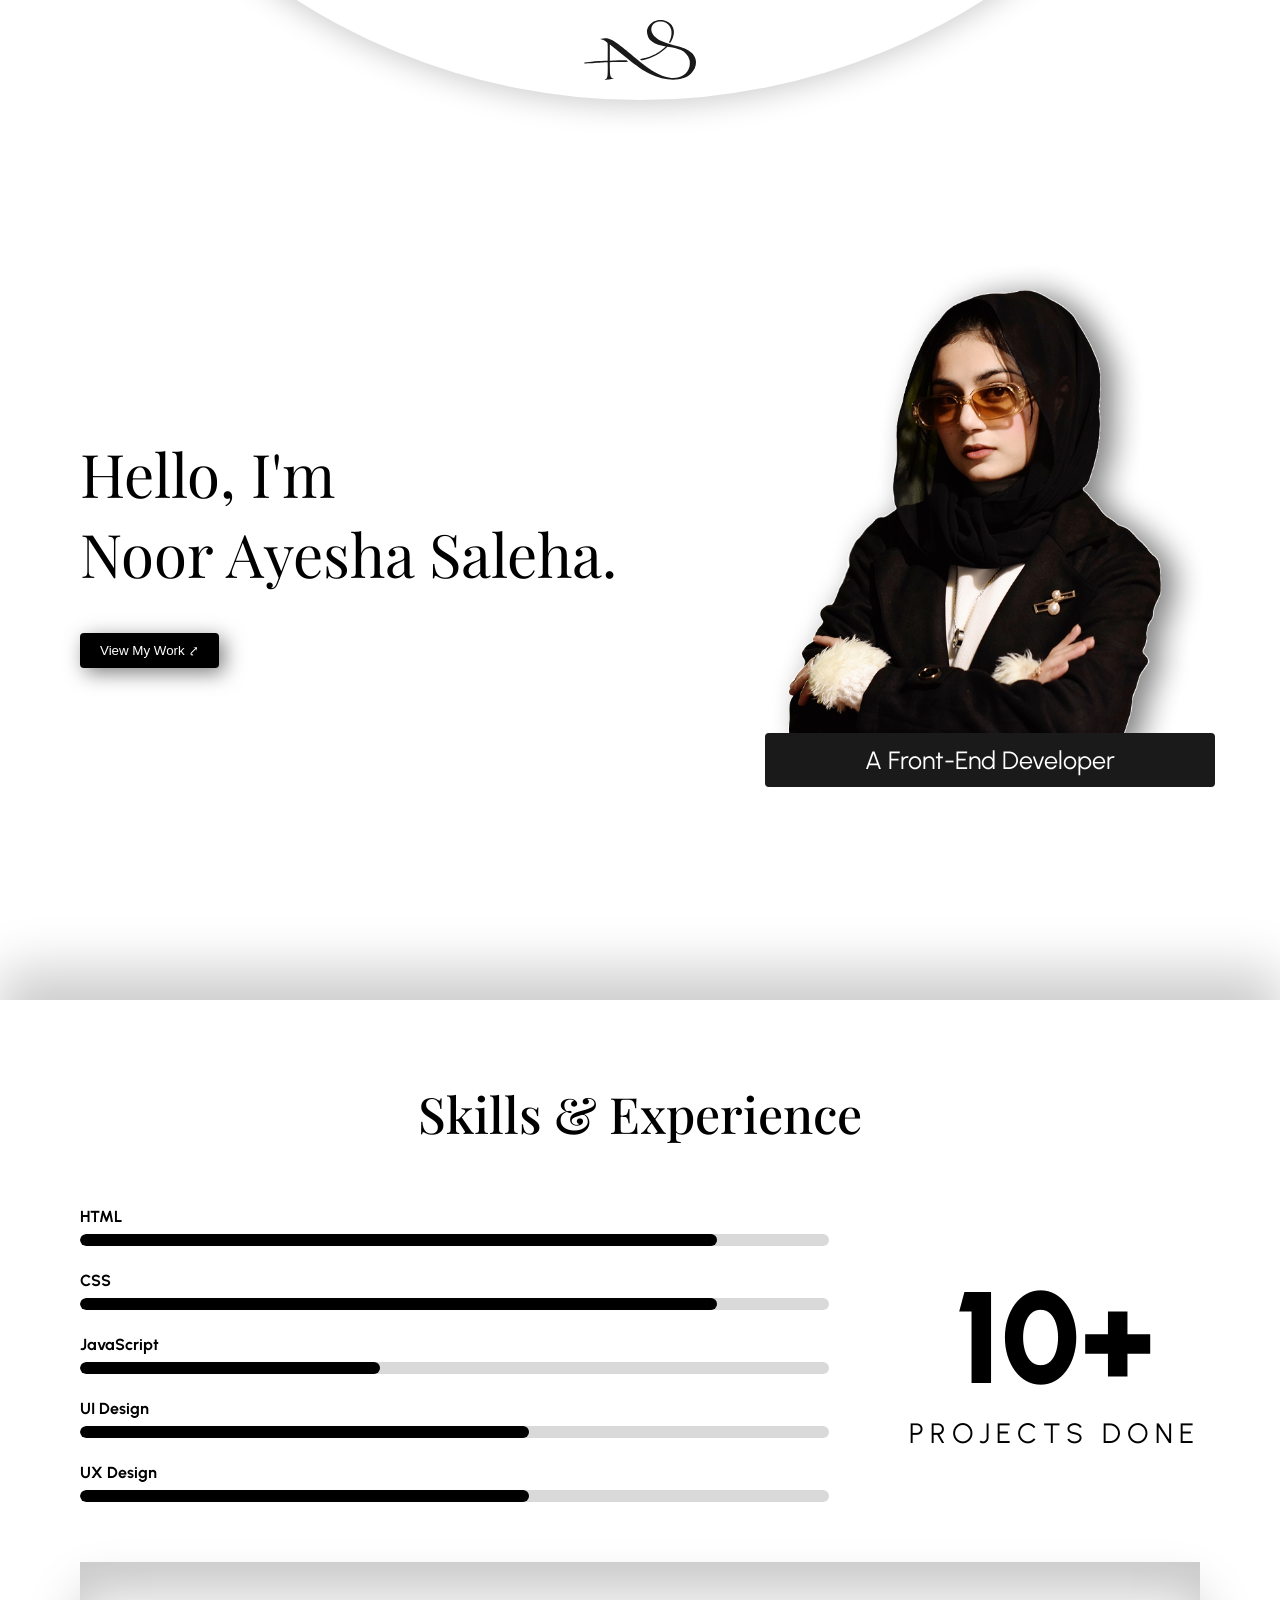
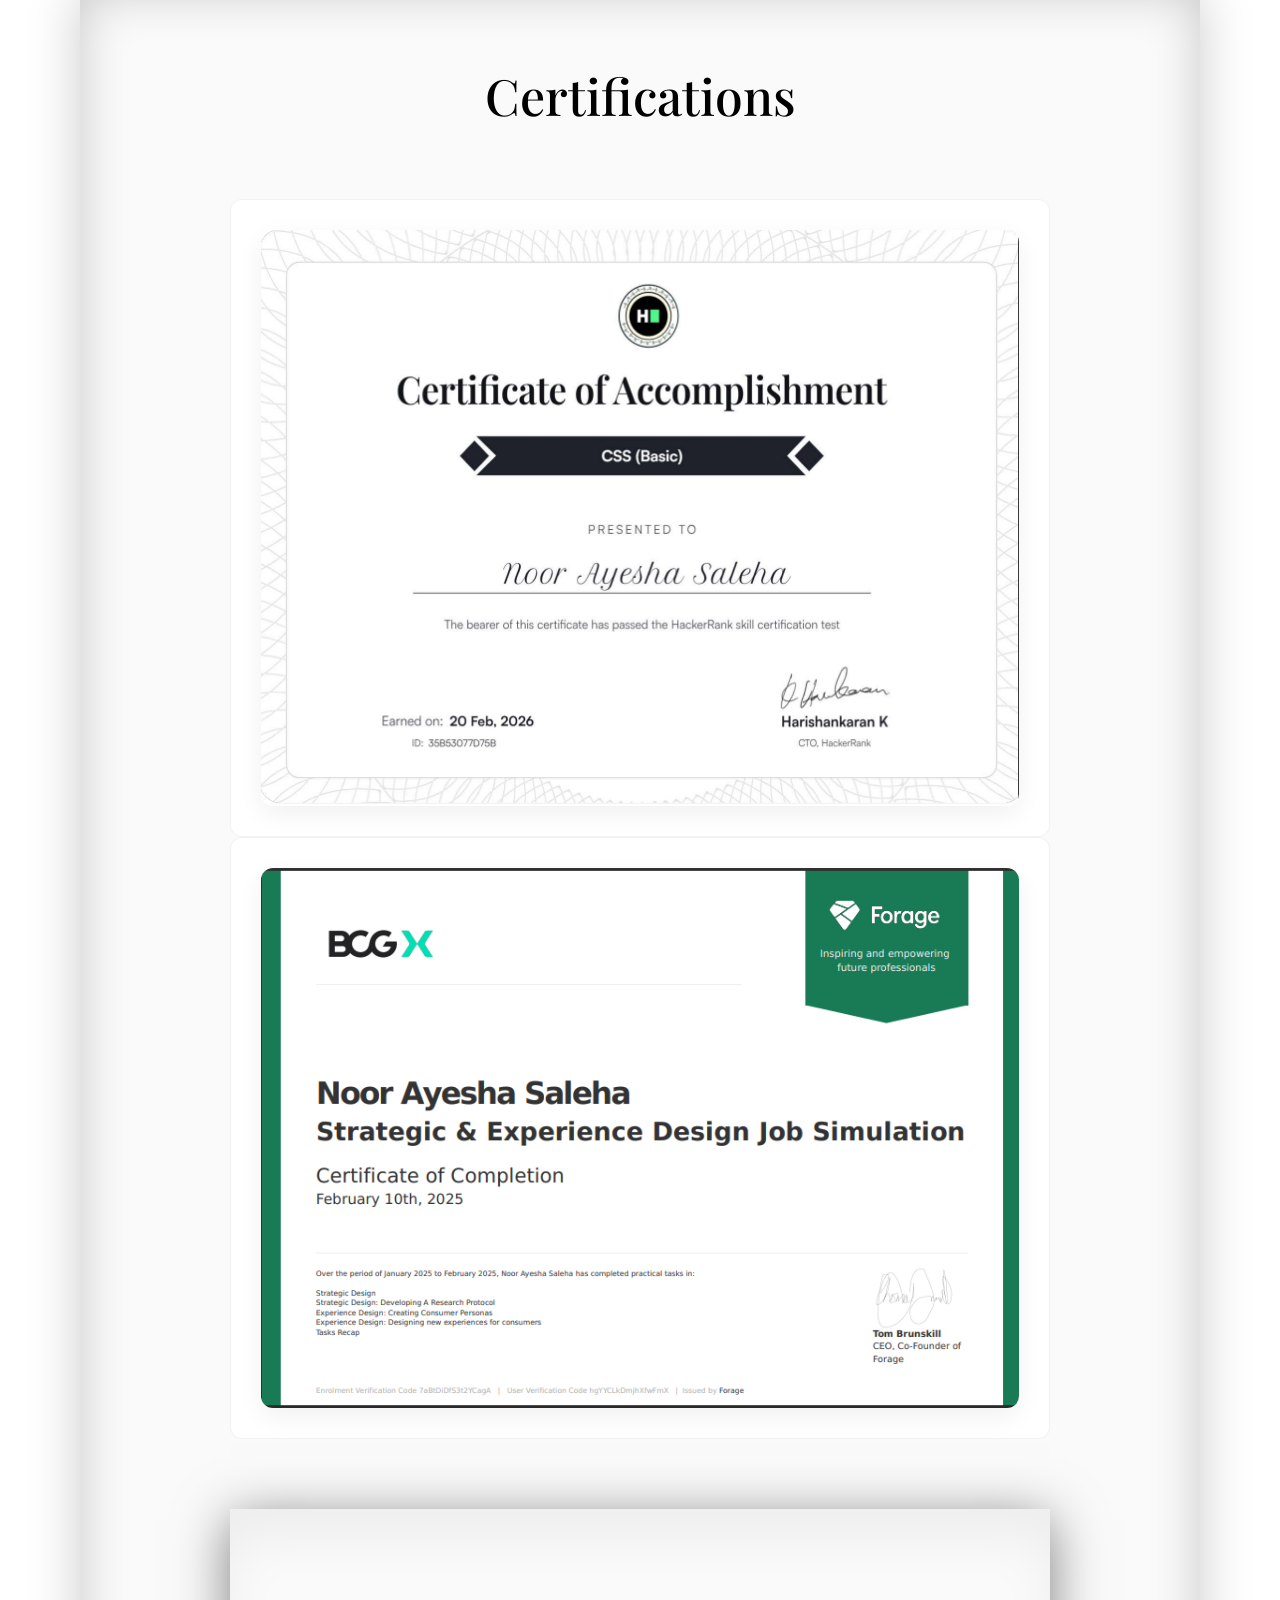
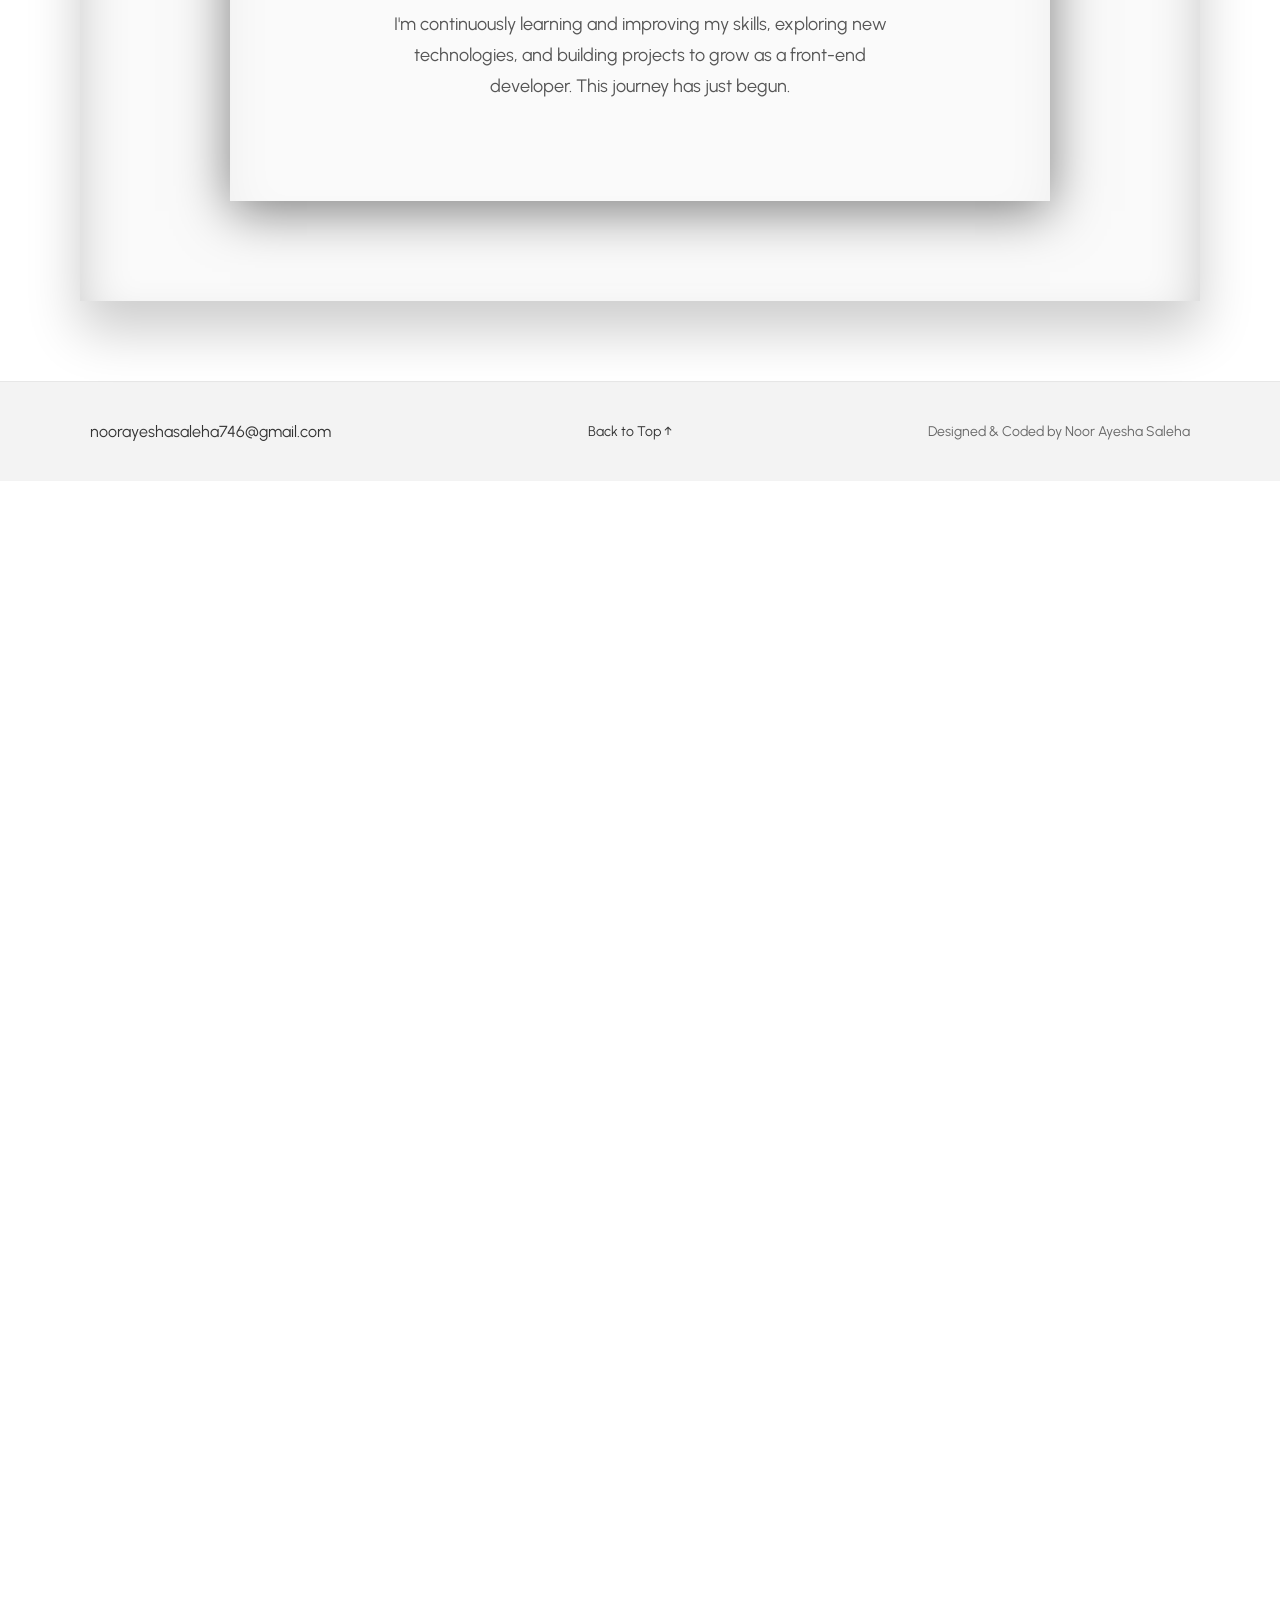
<file: index.html>
<!DOCTYPE html>
<html>
<head>
	<meta charset="utf-8">
	<meta name="viewport" content="width=device-width, initial-scale=1">
	<title> My Website </title>
	<link rel="stylesheet" type="text/css" href="style.css">
</head>
<body>
	<div class="parent">
		<nav class="main-nav">
			<div class="logo"><img src="Vector.svg" alt="logo">
			</div>
			
		</nav>

		<div class="one-box">
			<div class="text-area">
				<h1>
					Hello, I'm <br>Noor Ayesha Saleha.
				</h1>
				<div class="btn">
					<button class="work" onclick="window.location.href='portfolio.html'">
    				View My Work ⤤
					</button>

					
				</div>
			</div>
			<div class="imo">
				<div class="image">
					<img src="A1 1.png" alt="profile image">
				</div>
				
					<div class="front">
						A Front-End Developer
					</div>
				
			</div>				
		</div>
		
        
		<div class="two-box">
			<h2 class="section-title">
						Skills & Experience
			</h2>
			<div class="two-content">
					

				<div class="bars-column">

					<div class="skill">
						<span>HTML</span>
						<div class="bar">
							<div class="progress" style="width:85%"></div>
						</div>
					</div>

					<div class="skill">
						<span>CSS</span>
						<div class="bar">
							<div class="progress" style="width:85%"></div>
						</div>
					</div>
							
					<div class="skill">
						<span>JavaScript</span>
						<div class="bar">
							<div class="progress" style="width:40%"></div>
						</div>
					</div>

					<div class="skill">
						<span>UI Design</span>
						<div class="bar">
							<div class="progress" style="width:60%"></div>
						</div>
					</div>

					<div class="skill">
						<span>UX Design</span>
						<div class="bar">
							<div class="progress" style="width:60%"></div>
						</div>
					</div>
							
							
				</div>
				
				
					
			<div class="projects-column">
				<div class="number">
					10+
					
				</div>
				<div class="label">
					PROJECTS DONE
					
				</div>
				
			</div>
		</div>
		<div class="three-box">

			<h2 class="section-title">
				Certifications
			</h2>
			
			<div class="certificates-grid">

				<div class="certificate-card">
					<img src="CSS.png" alt="CSS basic certificate">
				</div>

				<div class="certificate-card">
					<img src="Forage.png" alt="Design job simulation certificate">
				</div>

			

			</div>

			<div class="learning-grid">

				<div class="learning-note">
					I'm continuously learning and improving my skills, exploring new technologies, and building projects to grow as a front-end developer.
					This journey has just begun.
				</div>
			</div>
		</div>
	</div>

	<footer class="footer">

		<div class="footer-content">

		    <div class="footer-contact">
		      <a href="https://mail.google.com/mail/?view=cm&fs=1&to=noorayeshasaleha746@gmail.com" target="blank">noorayeshasaleha746@gmail.com</a>
		    </div>
		    <div class="back-to-top">
  			 Back to Top ↑
			</div>
		    <div class="footer-credit">
		      Designed & Coded by Noor Ayesha Saleha
		    </div>

	  	</div>

	</footer>
	<script>
	  const backToTop = document.querySelector('.back-to-top');

	  backToTop.addEventListener('click', () => {
	    window.scrollTo({
	      top: 0,
	      behavior: 'smooth'
	    });
	  });
	</script>
	
</body>
</html>
</file>
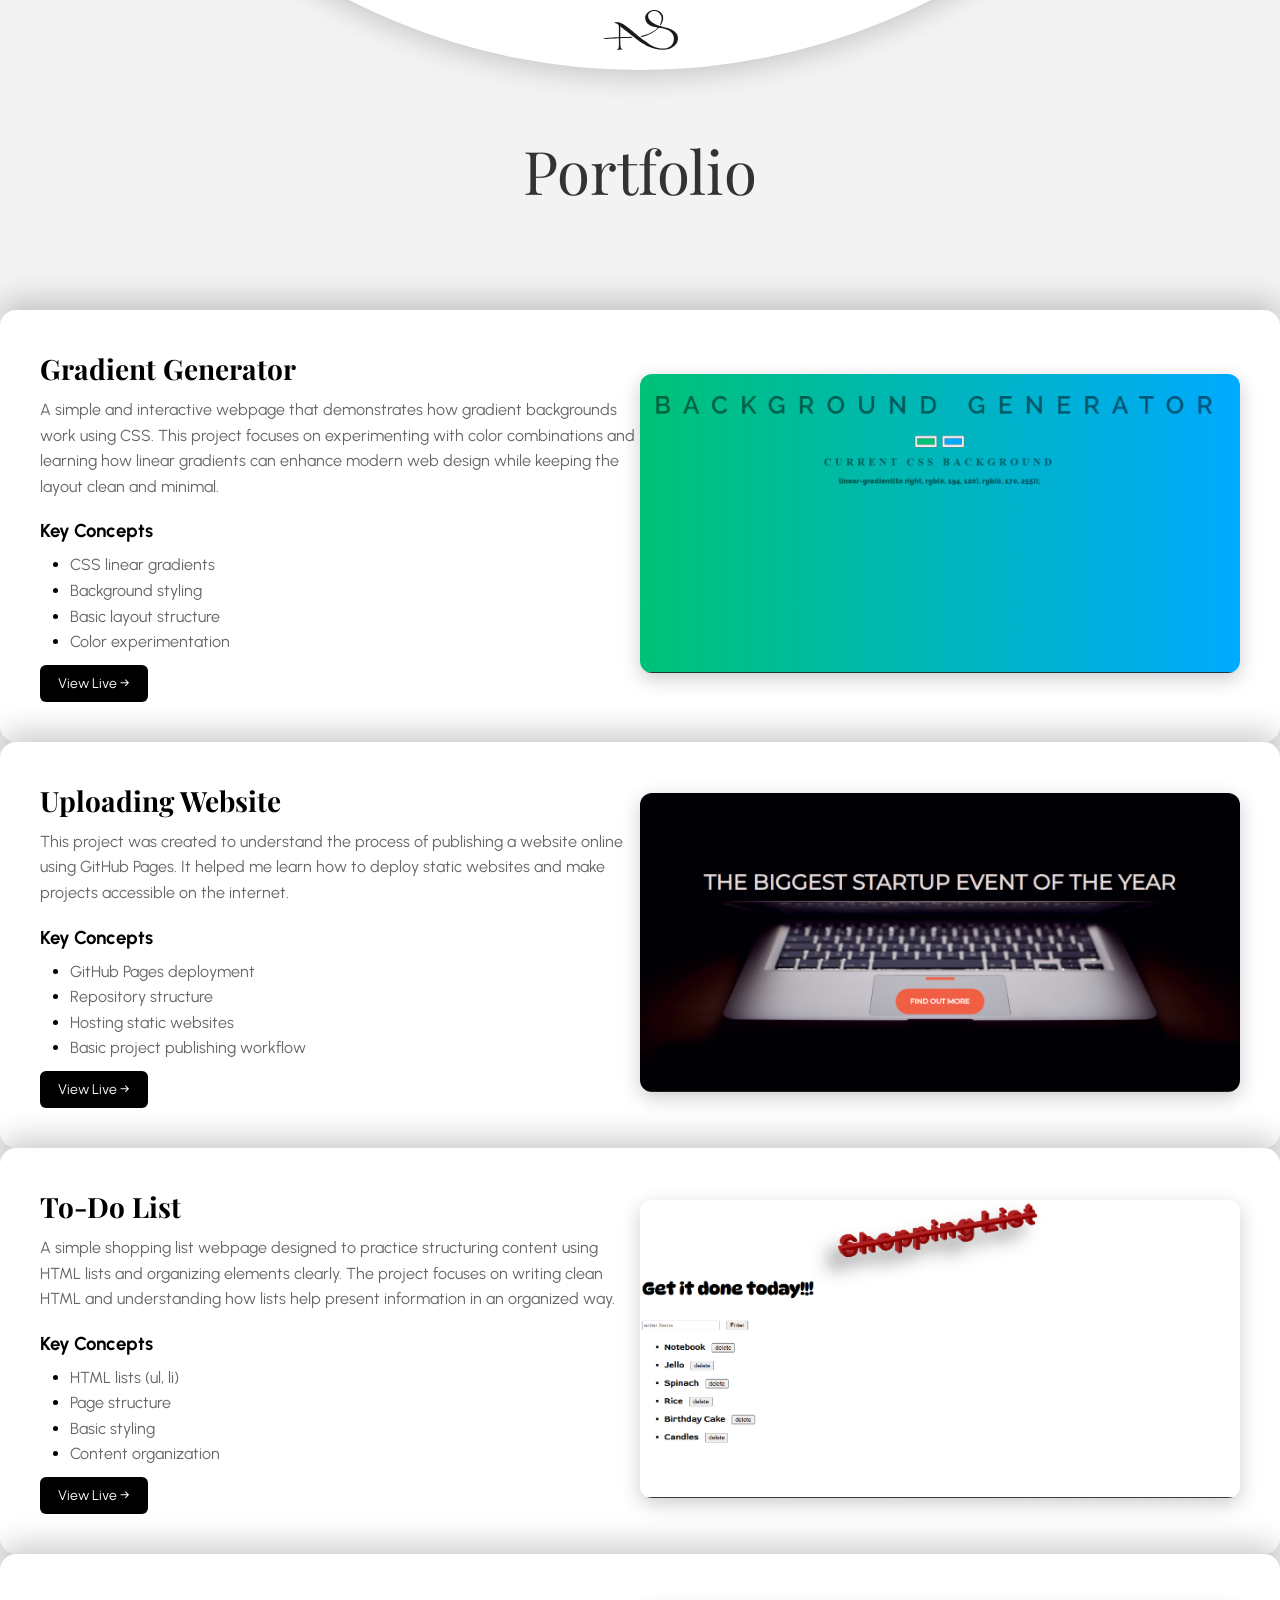
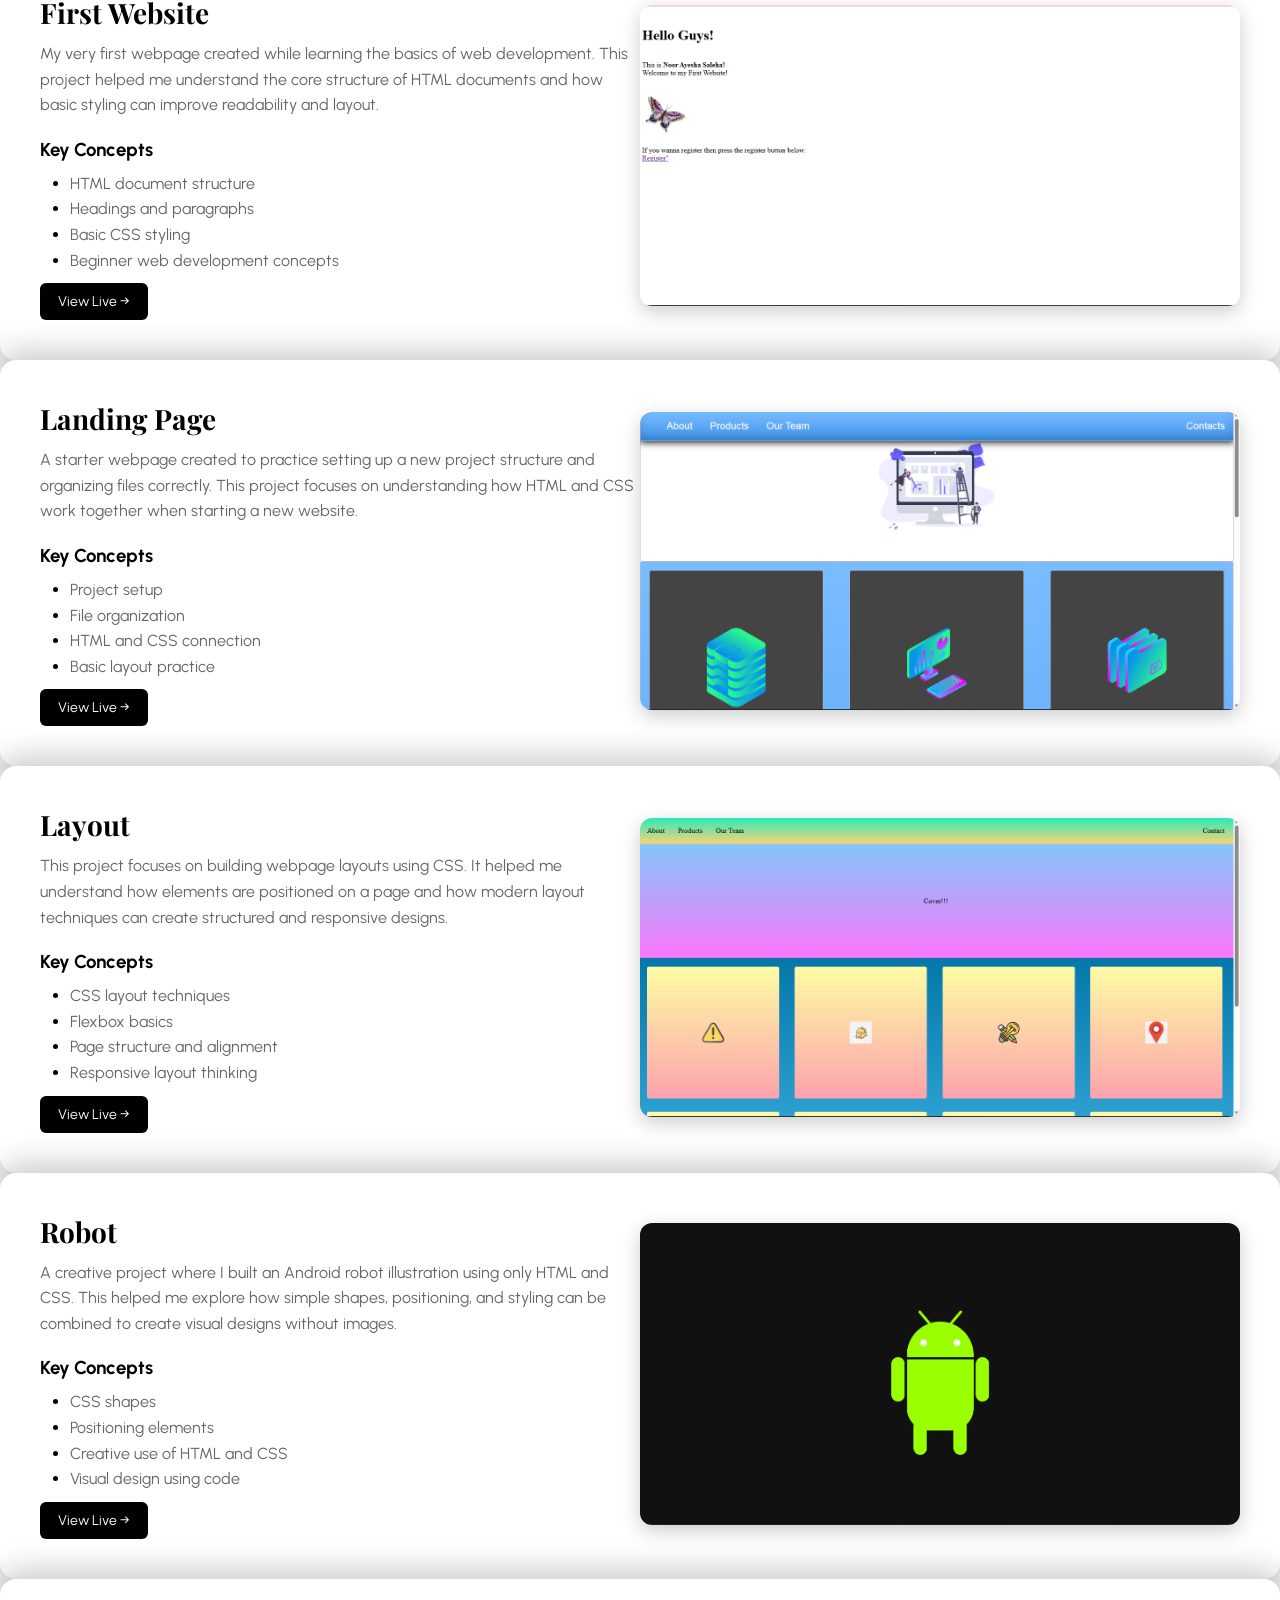
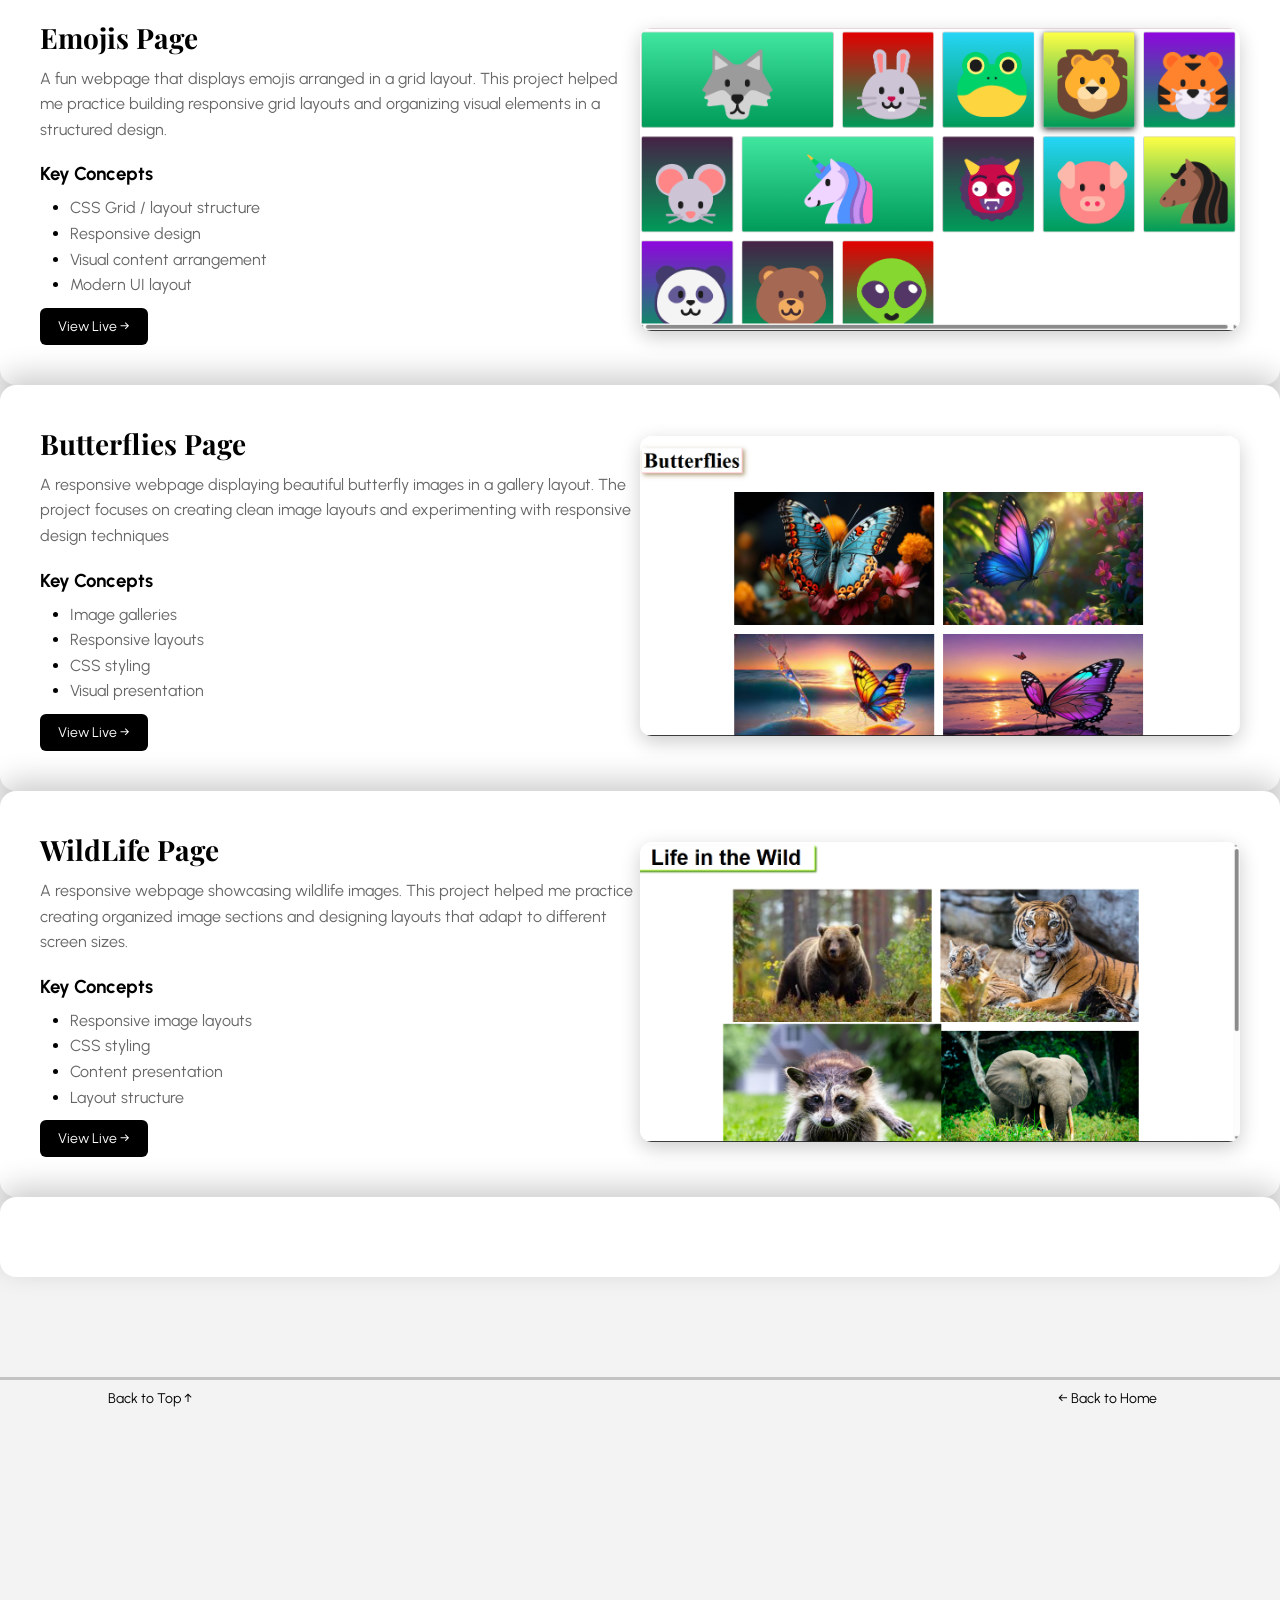
<file: portfolio.html>
<!DOCTYPE html>
<html>
<head>
	<meta charset="utf-8">
	<meta name="viewport" content="width=device-width, initial-scale=1">
	<title>Portfolio</title>
	<link rel="stylesheet" type="text/css" href="portfolio.css">
</head>

<body>

	<!-- <header class="hero"> -->
		<nav class="main-nav">
			<div class="logo"><img src="Vector.svg" alt="logo">
			</div>
			
		</nav>
		<h1>Portfolio</h1>
	<!-- </header>	 -->


	<section class="projects">

		<!-- Project 1 -->
		<div class="project-card">

			<div class="project-text">
				<h2>Gradient Generator</h2>

				 
				

						<p>A simple and interactive webpage that demonstrates how gradient backgrounds work using CSS. This project focuses on experimenting with color combinations and learning how linear gradients can enhance modern web design while keeping the layout clean and minimal.</p>

					<h3> Key Concepts </h3>
						<ul>
							<li> <p> CSS linear gradients</p></li>

							<li> <p>Background styling</p></li>

							<li><p> Basic layout structure</p></li>

							<li><p> Color experimentation</p></li>
						</ul>
				

				<a href="https://noorayeshasaleha.github.io/back-ground-color-gradient/" class="btn">View Live →</a>
				
			</div>
			
			<div class="project-image">
				<img src="background-generator.png" alt="gradient project1">
				
			</div>
		</div>

			<!-- Project 2 -->
	    <div class="project-card">

	        <div class="project-text">
	            <h2>Uploading Website</h2>

	            	<p>This project was created to understand the process of publishing a website online using GitHub Pages. It helped me learn how to deploy static websites and make projects accessible on the internet.</p>

					<h3> Key Concepts </h3>
						<ul>
							<li> <p> GitHub Pages deployment</p></li>

							<li> <p>Repository structure</p></li>

							<li><p> Hosting static websites</p></li>

							<li><p> Basic project publishing workflow</p></li>
						</ul>

	            <a href="https://noorayeshasaleha.github.io/uploading-website/" class="btn">View Live →</a>
	        </div>

	        <div class="project-image">
	            <img src="website.png" alt="website project">
	        </div>

	    </div>


	    <!-- Project 3 -->
	    <div class="project-card">

	        <div class="project-text">
	            <h2>To-Do List</h2>

	            	<p>A simple shopping list webpage designed to practice structuring content using HTML lists and organizing elements clearly. The project focuses on writing clean HTML and understanding how lists help present information in an organized way.</p>

					<h3> Key Concepts </h3>
						<ul>
							<li> <p> HTML lists (ul, li)</p></li>

							<li> <p>Page structure</p></li>

							<li><p> Basic styling</p></li>

							<li><p> Content organization</p></li>
						</ul>

	            <a href="https://noorayeshasaleha.github.io/shopping-list/" class="btn">View Live →</a>
	        </div>

	        <div class="project-image">
	            <img src="shopping.png" alt="shopping list project">
	        </div>
					
		</div>

		<!-- Project 4 -->
	    <div class="project-card">

	        <div class="project-text">
	            <h2>First Website</h2>

	           		<p>My very first webpage created while learning the basics of web development. This project helped me understand the core structure of HTML documents and how basic styling can improve readability and layout.</p>

					<h3> Key Concepts </h3>
						<ul>
							<li> <p> HTML document structure</p></li>

							<li> <p>Headings and paragraphs</p></li>

							<li><p> Basic CSS styling</p></li>

							<li><p> Beginner web development concepts</p></li>
						</ul>

	            <a href="https://noorayeshasaleha.github.io/1st-website/" class="btn">View Live →</a>
	        </div>

	        <div class="project-image">
	            <img src="first.png" alt="first website project">
	        </div>
					
		</div>

		<!-- Project 5-->
	    <div class="project-card">

	        <div class="project-text">
	            <h2>Landing Page</h2>
				<p>A starter webpage created to practice setting up a new project structure and organizing files correctly. This project focuses on understanding how HTML and CSS work together when starting a new website.</p>

					<h3> Key Concepts </h3>
						<ul>
							<li> <p> Project setup</p></li>

							<li> <p>File organization</p></li>

							<li><p> HTML and CSS connection</p></li>

							<li><p> Basic layout practice</p></li>
						</ul>

	            <a href="https://noorayeshasaleha.github.io/project-start/" class="btn">View Live →</a>
	        </div>

	        <div class="project-image">
	            <img src="landing.png" alt="landing page project">
	        </div>
					
		</div>

		<!-- Project 6 -->
	    <div class="project-card">

	        <div class="project-text">
	            <h2>Layout</h2>

	            <p>This project focuses on building webpage layouts using CSS. It helped me understand how elements are positioned on a page and how modern layout techniques can create structured and responsive designs.</p>

					<h3> Key Concepts </h3>
						<ul>
							<li> <p> CSS layout techniques</p></li>

							<li> <p>Flexbox basics</p></li>

							<li><p> Page structure and alignment</p></li>

							<li><p> Responsive layout thinking</p></li>
						</ul>
	            <a href="https://noorayeshasaleha.github.io/Layout/" class="btn">View Live →</a>
	        </div>

	        <div class="project-image">
	            <img src="layout.png" alt="layout project">
	        </div>
					
		</div>

		<!-- Project 7 -->
	    <div class="project-card">

	        <div class="project-text">
	            <h2>Robot</h2>

	        <p>A creative project where I built an Android robot illustration using only HTML and CSS. This helped me explore how simple shapes, positioning, and styling can be combined to create visual designs without images.</p>

					<h3> Key Concepts </h3>
						<ul>
							<li> <p> CSS shapes</p></li>

							<li> <p>Positioning elements</p></li>

							<li><p> Creative use of HTML and CSS</p></li>

							<li><p> Visual design using code</p></li>
						</ul>

	            <a href="https://noorayeshasaleha.github.io/1st-robot/" class="btn">View Live →</a>
	        </div>

	        <div class="project-image">
	            <img src="robot.png" alt="robot project">
	        </div>
					
		</div>

		<!-- Project 8 -->
	    <div class="project-card">

	        <div class="project-text">
	            <h2>Emojis Page</h2>

	            <p>A fun webpage that displays emojis arranged in a grid layout. This project helped me practice building responsive grid layouts and organizing visual elements in a structured design.</p>

					<h3> Key Concepts </h3>
						<ul>
							<li> <p> CSS Grid / layout structure</p></li>

							<li> <p>Responsive design</p></li>

							<li><p> Visual content arrangement</p></li>

							<li><p> Modern UI layout</p></li>
						</ul>

	            <a href="https://noorayeshasaleha.github.io/emojis/" class="btn">View Live →</a>
	        </div>

	        <div class="project-image">
	            <img src="emoji.png" alt="emoji project">
	        </div>
					
		</div>

		<!-- Project 9 -->
	    <div class="project-card">

	        <div class="project-text">
	            <h2>Butterflies Page</h2>

	            <p>A responsive webpage displaying beautiful butterfly images in a gallery layout. The project focuses on creating clean image layouts and experimenting with responsive design techniques</p>

					<h3> Key Concepts </h3>
						<ul>
							<li> <p> Image galleries</p></li>

							<li> <p>Responsive layouts</p></li>

							<li><p> CSS styling</p></li>

							<li><p> Visual presentation</p></li>
						</ul>

	            <a href="https://noorayeshasaleha.github.io/butterflies/" class="btn">View Live →</a>
	        </div>

	        <div class="project-image">
	            <img src=" butterfly.png" alt="butterfly project">
	        </div>
					
		</div>

		<!-- Project 10 -->
	    <div class="project-card">

	        <div class="project-text">
	            <h2>WildLife Page</h2>

	            <p>A responsive webpage showcasing wildlife images. This project helped me practice creating organized image sections and designing layouts that adapt to different screen sizes.</p>

					<h3> Key Concepts </h3>
						<ul>
							<li> <p> Responsive image layouts</p></li>

							<li> <p>CSS styling</p></li>

							<li><p> Content presentation</p></li>

							<li><p> Layout structure</p></li>
						</ul>
	            <a href="https://noorayeshasaleha.github.io/wildLife/" class="btn">View Live →</a>
	        </div>

	        <div class="project-image">
	            <img src="wildlife.png" alt="wildlife project">
	        </div>
					
		</div>

		

		<!-- Project 11 -->
	    <div class="project-card">

	        <!-- <div class="project-text">
	            <h2>To-Do List</h2>

	            <p>
	                A responsive landing page developed for the
	                Complete Web Developer course coding exercise.
	            </p>

	            <a href="https://noorayeshasaleha.github.io/shopping-list/" class="btn">View Live →</a>
	        </div>

	        <div class="project-image">
	            <img src="shopping.png" alt="shopping list project">
	        </div> -->
					
		</div>
	
		
</section>


<footer class="footer">
	<div class="footer-content">
		<div class="back-to-top">
		  			 Back to Top ↑
		</div>


		<a href="index.html" class="back-btn">← Back to Home</a>
	</div>
</footer>

<script>
	  const backToTop = document.querySelector('.back-to-top');

	  backToTop.addEventListener('click', () => {
	    window.scrollTo({
	      top: 0,
	      behavior: 'smooth'
	    });
	  });
	</script>		

</body>
</html>
</file>
<file: style.css>
@import url('https://fonts.googleapis.com/css2?family=Playfair+Display:ital,wght@0,400..900;1,400..900&family=Red+Rose:wght@300..700&display=swap');

@import url('https://fonts.googleapis.com/css2?family=Urbanist:ital,wght@0,100..900;1,100..900&display=swap');

html {
  scroll-behavior: smooth;
}

@media (max-width: 768px){
	.one-box{
		flex-direction: column;
		text-align: center;
		padding: 40px 20px;
	}

	.text-area h1 {
		font-size: 40px;
	}
}




*{
    margin: 0;
    padding: 0;
    box-sizing: border-box;
}

body {
	margin:0px;
}

.logo {
	display: flex;
	text-align: center;
	justify-content: center;
	padding: 20px;
	padding-top: 1200px;
}
.main-nav {
	display: flex;
    justify-content: center;
	padding-top: 0;
	background: white;
	width: 100%;
	max-width: 1280px;
	height: 1280px;
	
	margin-top: -1180px;
	border-top-right-radius: 100%;
	border-top-left-radius: 100%;
	border-bottom-right-radius: 100%;
	border-bottom-left-radius: 100%;
    box-shadow:rgba(0,0,0,0.2) 0px 5px 30px, inset rgba(0,0,0,0) 0px -10px 20px;
}


.one-box {
    display: flex;
    align-items: center;
    justify-content: space-between;
    padding-left: 80px;
    min-height: 100vh;
    gap: 40px;
}

.text-area {
	flex: 1;

}

.text-area h1 {
	font-family: 'Playfair Display' ,system-ui, serif;
	font-size: 60px;
	font-weight: 300;
	margin-bottom: 40px;
	
}


.btn {
	margin-top: 20px;

}


.work {
	border: none;
	padding: 10px 20px;
	background-color: black;
	color: white;
	border-radius: 4px;
	cursor: pointer;
	transition: 0.3s ease;
  
	
    box-shadow:rgba(0,0,0,0.5) 5px 5px 20px, rgba(0,0,0,0) 50px -10px 20px;*/
}

.work:hover{
	transform: scale(1.05);
	background-color: #333;
	    
    
}


.imo {
	flex: 1;
	display: flex;
	flex-direction: column;
	align-items: center;

	
}

.image img {
	width: 100%;
	max-width: 450px;
	height: auto;
	display: block;
	margin-top: -60px;
}

.front {
	border-radius: 4px;
	color: white;
	background-color:#1A1A1A ;
	padding: 12px;
	margin-top: -55px;
	margin-right: -0pxs;
	font-family: 'Urbanist', sans-serif;
	font-size: 25px;
	width: 100%;
	max-width: 450px;
	text-align: center;
	
}

@media (max-width: 768px){
	.two-box{
		flex-direction: column;
		text-align: center;
	}
	.section-title {
		font-size: 36px;
	}
	.number{
		font-size: 70px;
	}
	.two-content{
		flex-direction: column;
		text-align: center;

	}
}

.two-box {
	display: flex;
	flex-direction: column;
	/*justify-content: space-between;*/
	align-items: center;
	padding: 80px;
	gap: 60px;
	min-height:600px;
	/*width: 100%;*/
    box-shadow:rgba(0,0,0,0.2) 0px -30px 50px, inset rgba(0,0,0,0) 0px -50px 50px;
}

.section-title {
	font-family: 'Playfair Display', serif;
	font-size: 50px;
	font-weight: 500;
	text-align: center;
	/*display: flex;
	justify-content: center;
	align-items: center;
	margin-left: 400px;
	margin-top: 40px;*/
}

.two-content{
	width: 100%;
	display: flex;
	justify-content: space-between;
	align-items: center;
	gap: 80px;
}

.bars-column {
	flex: 1;
	display: flex;
	flex-direction: column;
	gap: 25px;
	/*margin-top: -250px;
	margin-left: -540px;
	height: 13px;
	width: 350px;
	border-radius: 10px;
	background-color:rgba(0, 0, 0, 0.2) ;*/
}

.skill span {
	font-family: 'Urbanist' ,system-ui, sans-serif;
	font-weight: bold;
	/*font-size: 20px;
	
	display: flex;
    margin-top: 150px;
    margin-left: -650px;
    line-height: 55px;
    text-align: right;
*/
}




.bar {
	height: 12px;
	background-color:rgba(0, 0, 0, 0.15);
	border-radius: 10px;
	margin-top: 8px;
	overflow: hidden;
	/*display: flex;
	
	margin-left: -539px;
	
	width: 350px;*/
}
.progress {
	height: 100%;
	background-color: black;
	border-radius: 10px;
/*display: flex;
	margin-top: 42px;
	margin-left: -539px;
	height: 13px;
	width: 350px;
	
	background-color:rgba(0, 0, 0, 0.2) ;*/
}
.projects-column {
	text-align: center;
	
}

.number {
	font-family: 'Urbanist' ,system-ui, sans-serif;
	font-size: 130px;
	font-weight: 900;
	/*display: flex;
	margin-top: 200px;
	margin-left: -100px;*/
}

.label {
	font-family: 'Urbanist' ,system-ui, sans-serif;
	font-size: 28px;
	letter-spacing: 6px;
	/*font-weight: 800;
	margin-left: -82px;
	margin-top: -30px;*/
	
}

@media(max-width: 768px){

	.certificates-grid{
		grid-template-columns: 1fr;
	}

	.three-box{
		padding: 70px 20px;
	}

	.three-box .section-title{
		font-size: 36px;
	}
}

.three-box {

	display: flex;
	flex-direction: column;
	padding: 100px 150px;
	/*min-height:700px;*/
	background-color: #fafafa; /* soft light tone*/
	align-items: center;
	gap: 70px;

    box-shadow:rgba(0,0,0,0.2) 0px 30px 50px, inset rgba(0,0,0,0.2) 0px 30px 50px;
}

/* Section Title */

.three-box .section-title {
	font-family: 'Playfair Display' ,system-ui, serif;
	font-size: 50px;
	font-weight: 500;
	text-align: center;

}

/* Grid Layout */

.certificate-grid{
	display: grid;
	grid-template-columns: repeat(2, 1fr);
	gap: 30px;
	width: 100%;
	max-width: 1100px;
}

/* Certificate Card */
.certificate-card{
	 background: white;
	 padding: 30px;
	column-gap: 100px;
	overflow: hidden;
	/*padding: 30px;
	background: #f5f5f5;*/
	border-radius: 12px;
	
	transition: transform 0.3s ease;
	border: 1px solid rgba(0, 0, 0, 0.05);
}

/*Certificate image*/

.certificate-card img{

	width: 100%;
	height: auto;
	display: block;
	border-radius: 12px;
	box-shadow: 0 8px 25px rgba(0, 0, 0, 0.06);
}

/*soft hover*/

/*.certificates-card h3{
	font-family: 'Urbanist', sans-serif;
	margin-bottom: 15px;
}*/
.certificate-card:hover{
	transform: translateY(-15px);
	box-shadow: rgba(0, 0, 0, 0.15) 0px 10px 25px;
}

/* Learning Note */
.learning-note{
	max-width: 700px;
	text-align: center;
	font-family: 'Urbanist', sans-serif;
	font-size: 18px;
	color: #555;
	line-height: 1.7;
}

.learning-grid{
	display: flex;
	
	padding: 100px 150px;
	/*min-height:700px;*/
	background-color: #fafafa; /* soft light tone*/
	align-items: center;
	gap: 70px;

    box-shadow:rgba(0,0,0,0.5) 0px 10px 50px, inset rgba(0,0,0,0.05) 0px 30px 50px;

}

@media (max-width: 768px) {

  .footer-content {
    flex-direction: column;
    gap: 15px;
    text-align: center;
  }

}

.footer {
  padding: 40px 60px;
  background-color: #f3f3f3;
  border-top: 1px solid rgba(0, 0, 0, 0.05);
}

.footer-content {
  max-width: 1100px;
  margin: auto;
  display: flex;
  justify-content: space-between;
  align-items: center;
}

/* Email */
.footer-contact a {
  font-family: 'Urbanist', sans-serif;
  text-decoration: none;
  color: #333;
  transition: 0.3s ease;
}

.footer-contact a:hover {
  color: black;
}

/* Credit text */
.footer-credit {
  font-family: 'Urbanist', sans-serif;
  font-size: 14px;
  color: #666;
}
.back-to-top {
  font-family: 'Urbanist', sans-serif;
  font-size: 14px;
  color: #333;
  cursor: pointer;
  transition: 0.3s ease;
}

.back-to-top:hover {
  color: black;
  transform: translateY(-2px);
}
</file>
<file: portfolio.css>
@import url('https://fonts.googleapis.com/css2?family=Playfair+Display:ital,wght@0,400..900;1,400..900&family=Red+Rose:wght@300..700&display=swap');

@import url('https://fonts.googleapis.com/css2?family=Urbanist:ital,wght@0,100..900;1,100..900&display=swap');

*{
    margin: 0;
    padding: 0;
    box-sizing: border-box;
}

.main-nav {
	display: flex;
    justify-content: center;
	padding-top: 0;
	background: white;
	width: 100%;
	max-width: 1280px;
	height: 1280px;
	
	margin-top: -1210px;
	border-top-right-radius: 100%;
	border-top-left-radius: 100%;
	border-bottom-right-radius: 100%;
	border-bottom-left-radius: 100%;
    box-shadow:rgba(0,0,0,0.2) 0px 5px 30px, inset rgba(0,0,0,0) 0px -10px 20px;
}

.logo {
	display: flex;
	text-align: center;
	justify-content: center;
	padding: 20px;
	padding-top: 1220px;

}

.logo img {
	width: 100%;
	height: auto;
	max-width: 80px;
}

/* PAGE */

body{
background:#f3f3f3;
font-family:'Urbanist',sans-serif;
}


/* HERO SECTION */



 h1{
font-family:'Playfair Display',serif;
font-size:60px;
font-weight:300;
color:#333;
display: flex;
	height:200px;


	justify-content: center;
	align-items: center;
}


/* PROJECT SECTION */

.projects{
/*max-width:1100px;*/
margin:auto;
display:flex;
flex-direction:column;
/*gap:40px;*/
padding:40px 0px 100px;
}


/* PROJECT CARD */

.project-card{
display:flex;
justify-content:space-between;
align-items:center;
background:#ffffff;
padding:40px;
border-radius:16px;
box-shadow:0 -10px 30px rgba(0,0,0,0.2);
/*gap:40px;*/
}


/* TEXT SIDE */

.project-text{
flex:1;
}

.project-text h2{
	font-family:'Playfair Display',serif;

font-size:28px;
margin-bottom:10px;
}

.project-text p{
color:#666;
line-height:1.6;
margin-bottom:20px;
}


/* BUTTON */

.btn{
display:inline-block;
padding:10px 18px;
background:black;
color:white;
text-decoration:none;
border-radius:6px;
font-size:14px;
transition:0.3s;
}

.btn:hover{
background:#333;
}


/* IMAGE */

.project-image{
flex:1;
}

.project-image img{
width:100%;
border-radius:12px;
box-shadow:0 6px 20px rgba(0,0,0,0.2);
}


/* MOBILE */

@media (max-width:768px){

.project-card{
flex-direction:column;
text-align:center;
}

.project-image{
width:100%;
}

.hero h1{
font-size:40px;
}

}

.back-btn{
	width: 15%;
/*display:inline-block;*/
display: flex;
align-items: center;
justify-content: center;
padding:10px 18px;
color: black;
text-decoration:none;
border-radius:6px;
font-family:'Urbanist',sans-serif;
font-size:14px;
transition:0.3s;
}

.back-btn:hover{
background:#777;
transform:translateY(-2px);
}

.back-to-top {
  font-family: 'Urbanist', sans-serif;
  font-size: 14px;
  color: black;
  cursor: pointer;
  transition: 0.3s ease;
  padding:10px 18px;
  border-radius:6px;

}

.back-to-top:hover {
  background:#777;
  transform: translateY(-2px);
}

.footer{
	border-top: 3px solid rgba(0, 0, 0, 0.2);

}

.footer-content {
  max-width: 1100px;
  margin: auto;
  display: flex;
  justify-content: space-between;
  align-items: center;
}

ul{
	margin-left: 30px;
	margin-top: 10px;
	margin-bottom:30px;

}

li{
	margin-bottom:-20px;
	line-height: 0.5;
}
</file>
